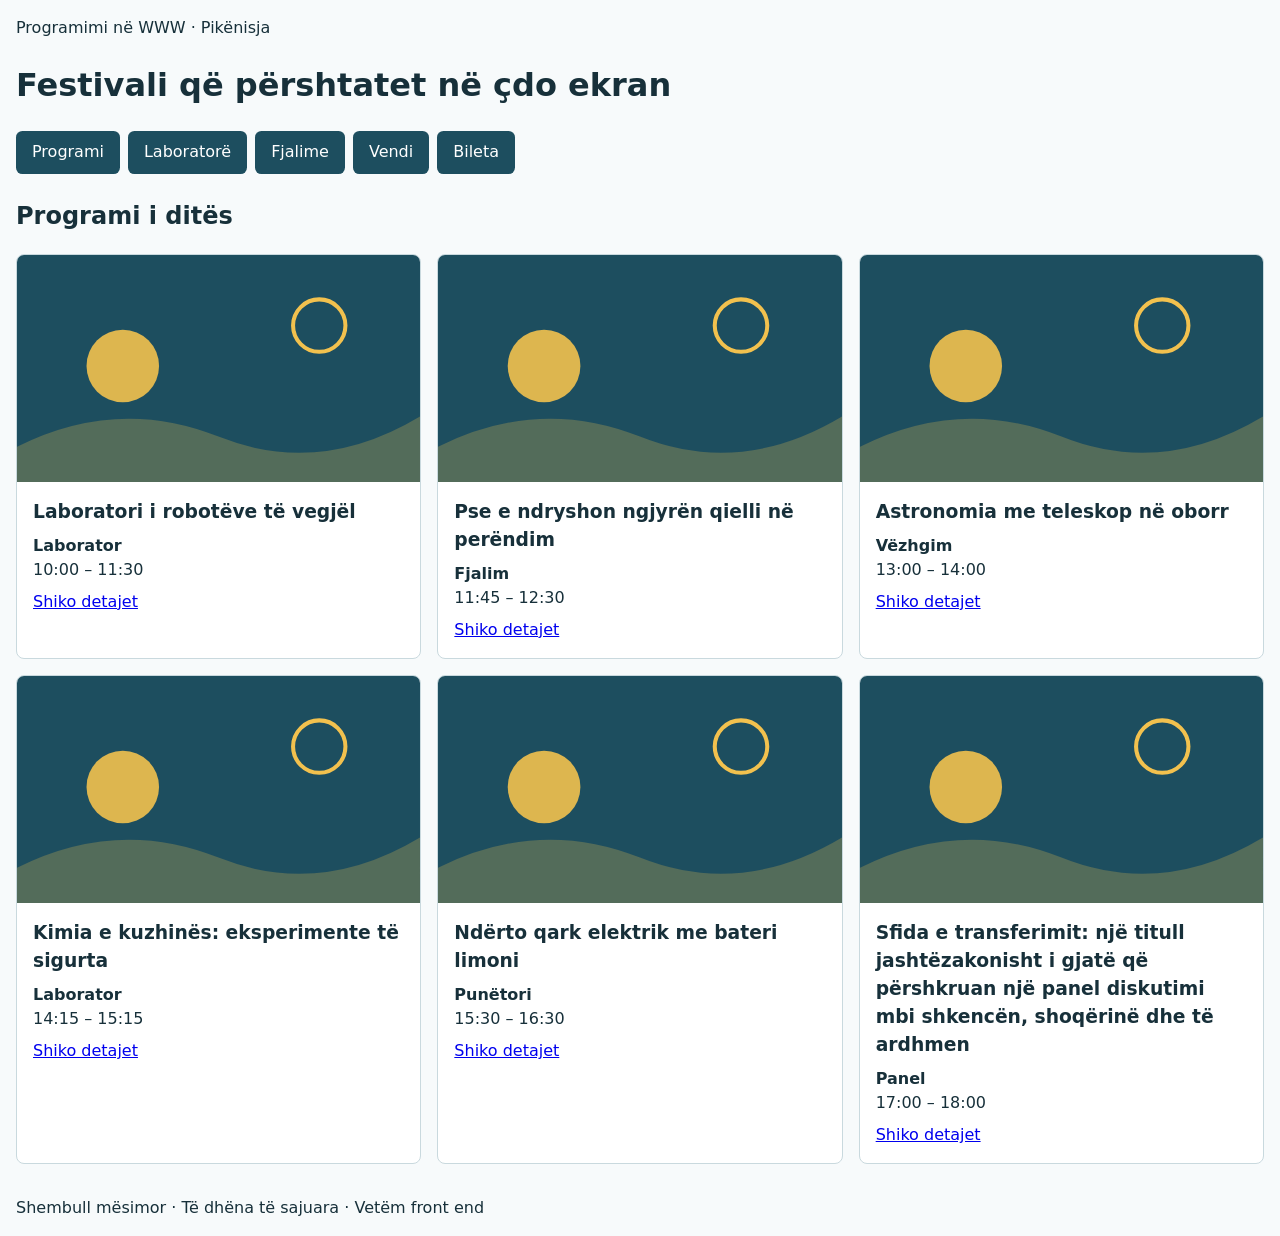
<file: Java IV/index.html>
<!doctype html>
<html lang="sq">
  <head>
    <meta charset="UTF-8" />
    <meta name="viewport" content="width=device-width, initial-scale=1" />
    <title>Festivali që përshtatet në çdo ekran</title>
    <link rel="stylesheet" href="style.css" />
  </head>
  <body>
    <a class="skip" href="#main">Kalo te përmbajtja</a>
    <header>
      <p>Programimi në WWW · Pikënisja</p>
      <h1>Festivali që përshtatet në çdo ekran</h1>
      <nav aria-label="Menuja kryesore">
        <ul class="menu">
          <li><a href="#programi">Programi</a></li>
          <li><a href="#laboratore">Laboratorë</a></li>
          <li><a href="#fjalime">Fjalime</a></li>
          <li><a href="#vendi">Vendi</a></li>
          <li><a href="#bileta">Bileta</a></li>
        </ul>
      </nav>
    </header>
    <main id="main">
      <h2 id="programi">Programi i ditës</h2>
      <section class="grid" aria-labelledby="programi">
        <article class="card" id="laboratore">
          <img src="aktiviteti-1.svg" alt="Ilustrim abstrakt me rrathë blu e të verdhë" />
          <div class="card-body">
            <h3>Laboratori i robotëve të vegjël</h3>
            <p class="kategori">Laborator</p>
            <p class="orar"><time datetime="10:00">10:00</time> – <time datetime="11:30">11:30</time></p>
            <a href="#detaje-1">Shiko detajet</a>
          </div>
        </article>
        <article class="card" id="fjalime">
          <img src="aktiviteti-1.svg" alt="Ilustrim abstrakt me rrathë vjollcë e jeshil" />
          <div class="card-body">
            <h3>Pse e ndryshon ngjyrën qielli në perëndim</h3>
            <p class="kategori">Fjalim</p>
            <p class="orar"><time datetime="11:45">11:45</time> – <time datetime="12:30">12:30</time></p>
            <a href="#detaje-2">Shiko detajet</a>
          </div>
        </article>
        <article class="card" id="vendi">
          <img src="aktiviteti-1.svg" alt="Ilustrim abstrakt me rrathë të kuq e krem" />
          <div class="card-body">
            <h3>Astronomia me teleskop në oborr</h3>
            <p class="kategori">Vëzhgim</p>
            <p class="orar"><time datetime="13:00">13:00</time> – <time datetime="14:00">14:00</time></p>
            <a href="#detaje-3">Shiko detajet</a>
          </div>
        </article>
        <article class="card" id="bileta">
          <img src="aktiviteti-1.svg" alt="Ilustrim abstrakt me rrathë të gjelbër" />
          <div class="card-body">
            <h3>Kimia e kuzhinës: eksperimente të sigurta</h3>
            <p class="kategori">Laborator</p>
            <p class="orar"><time datetime="14:15">14:15</time> – <time datetime="15:15">15:15</time></p>
            <a href="#detaje-4">Shiko detajet</a>
          </div>
        </article>
        <article class="card">
          <img src="aktiviteti-1.svg" alt="Ilustrim abstrakt me rrathë blu e portokalli" />
          <div class="card-body">
            <h3>Ndërto qark elektrik me bateri limoni</h3>
            <p class="kategori">Punëtori</p>
            <p class="orar"><time datetime="15:30">15:30</time> – <time datetime="16:30">16:30</time></p>
            <a href="#detaje-5">Shiko detajet</a>
          </div>
        </article>
        <article class="card">
          <img src="aktiviteti-1.svg" alt="Ilustrim abstrakt me rrathë kafe e blu të çelët" />
          <div class="card-body">
            <h3>Sfida e transferimit: një titull jashtëzakonisht i gjatë që përshkruan një panel diskutimi mbi shkencën, shoqërinë dhe të ardhmen</h3>
            <p class="kategori">Panel</p>
            <p class="orar"><time datetime="17:00">17:00</time> – <time datetime="18:00">18:00</time></p>
            <a href="#detaje-6">Shiko detajet</a>
          </div>
        </article>
      </section>
    </main>
    <footer>Shembull mësimor · Të dhëna të sajuara · Vetëm front end</footer>
  </body>
</html>
</file>
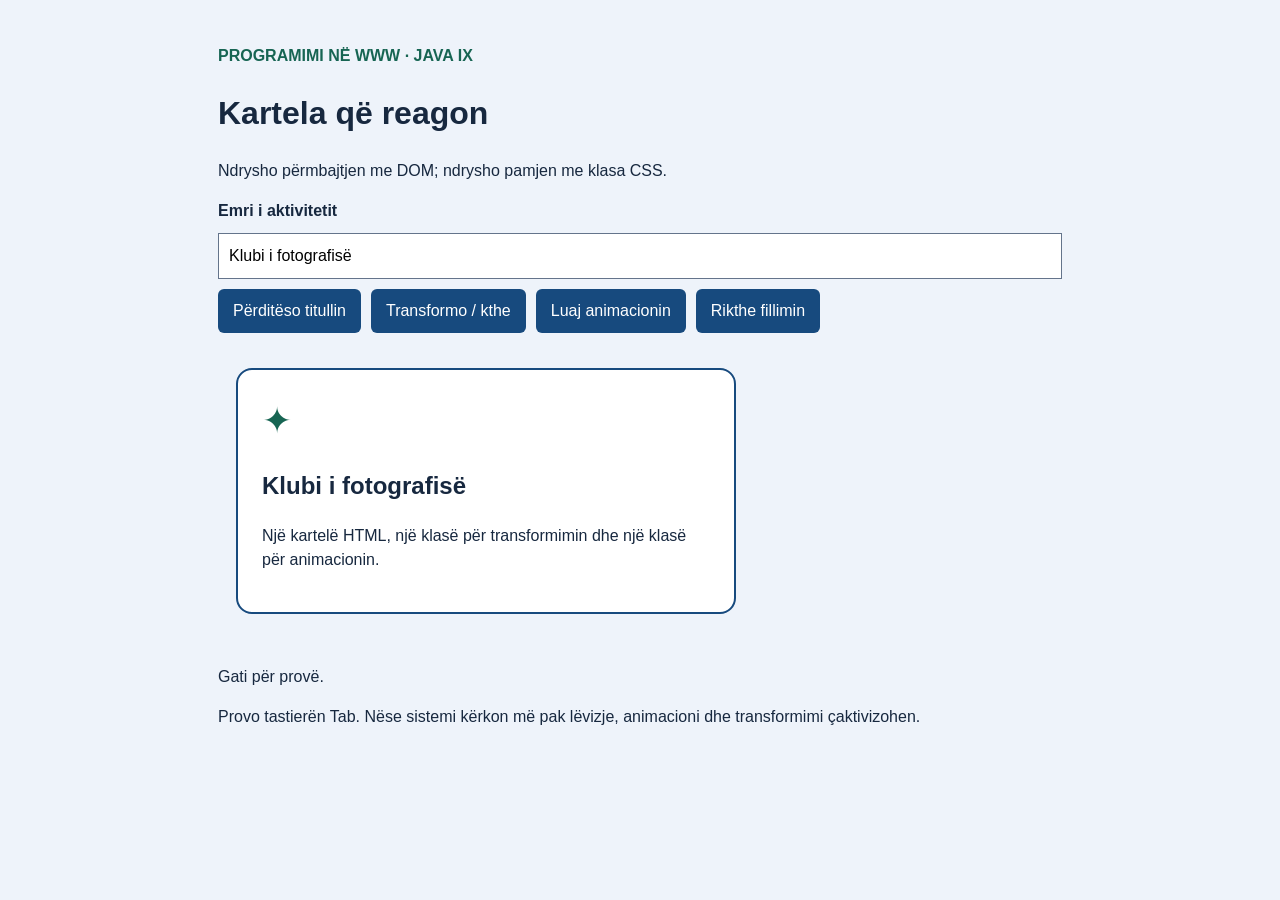
<file: Java IX/index.html>
<!doctype html>
<html lang="sq"><head><meta charset="utf-8"><meta name="viewport" content="width=device-width,initial-scale=1"><title>Kartela që reagon</title><link rel="stylesheet" href="style.css"><script src="app.js" defer></script></head>
<body><main><p class="eyebrow">PROGRAMIMI NË WWW · JAVA IX</p><h1>Kartela që reagon</h1><p>Ndrysho përmbajtjen me DOM; ndrysho pamjen me klasa CSS.</p>
<div class="kontrollet"><label for="emri">Emri i aktivitetit</label><input id="emri" value="Klubi i fotografisë" maxlength="50"><button id="perditeso" type="button">Përditëso titullin</button><button id="transformo" type="button" aria-pressed="false">Transformo / kthe</button><button id="animo" type="button">Luaj animacionin</button><button id="rikthe" type="button">Rikthe fillimin</button></div>
<div class="skena"><article id="kartela"><span class="simbol" aria-hidden="true">✦</span><h2 id="titulli">Klubi i fotografisë</h2><p>Një kartelë HTML, një klasë për transformimin dhe një klasë për animacionin.</p></article></div>
<p id="mesazhi" role="status">Gati për provë.</p><p class="shenim">Provo tastierën Tab. Nëse sistemi kërkon më pak lëvizje, animacioni dhe transformimi çaktivizohen.</p></main></body></html>
</file>
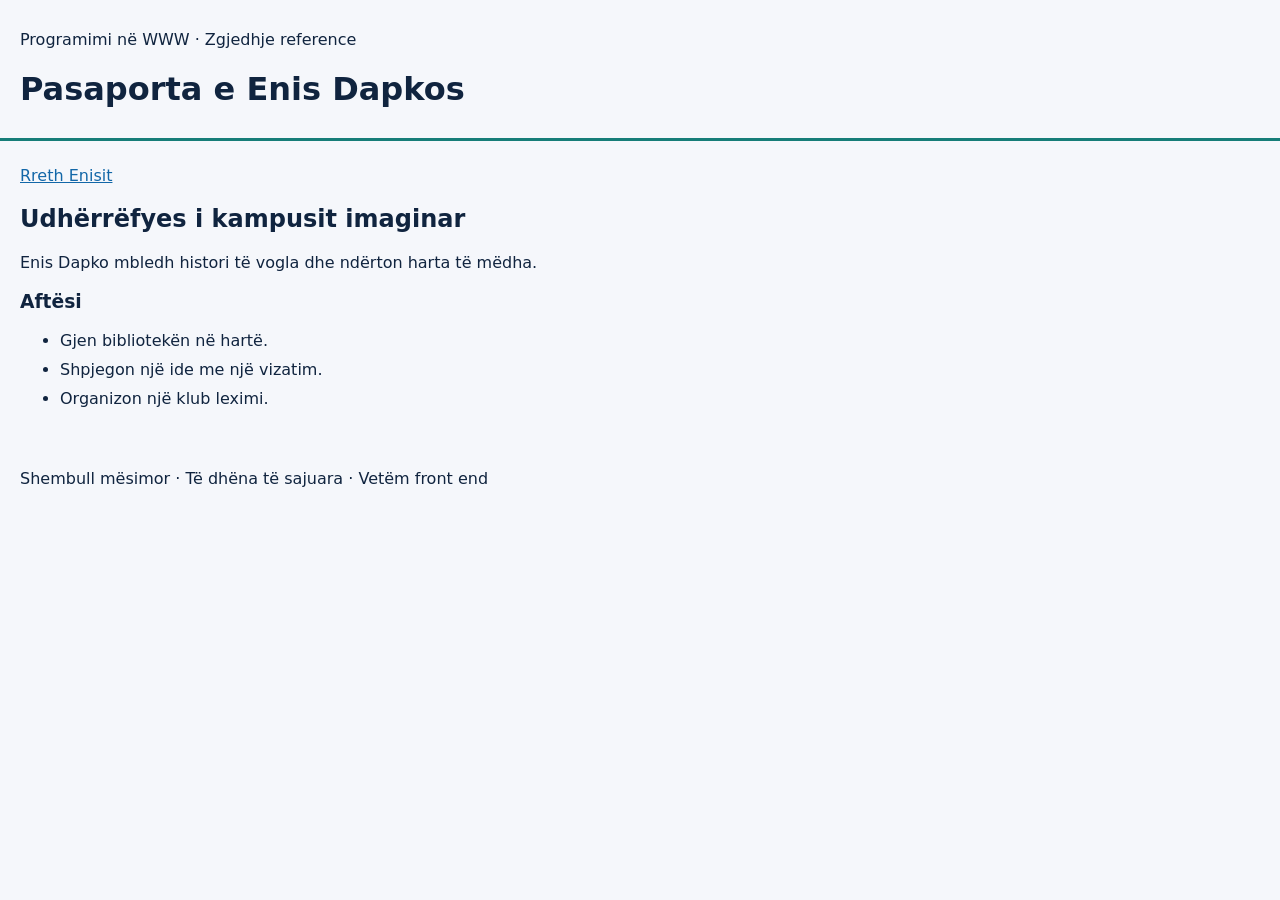
<file: JavaI/index.html>
<!doctype html>
<html lang="sq">
  <head>
    <meta charset="UTF-8" />
    <meta name="viewport" content="width=device-width, initial-scale=1" />
    <title>Pasaporta e Enis Dapkos</title>
    <link rel="stylesheet" href="style.css" />
  </head>

  <body>
    <header>
      <p>Programimi në WWW · Zgjedhje reference</p>
      <h1>Pasaporta e Enis Dapkos</h1>
    </header>

    <main>
      <a href="rreth.html">Rreth Enisit</a>

      <h2>Udhërrëfyes i kampusit imaginar</h2>

      <p>
        Enis Dapko mbledh histori të vogla dhe ndërton harta të mëdha.
      </p>

      <h3>Aftësi</h3>

      <ul>
        <li>Gjen bibliotekën në hartë.</li>
        <li>Shpjegon një ide me një vizatim.</li>
        <li>Organizon një klub leximi.</li>
      </ul>
    </main>

    <footer>
      Shembull mësimor · Të dhëna të sajuara · Vetëm front end
    </footer>
  </body>
</html>
</file>
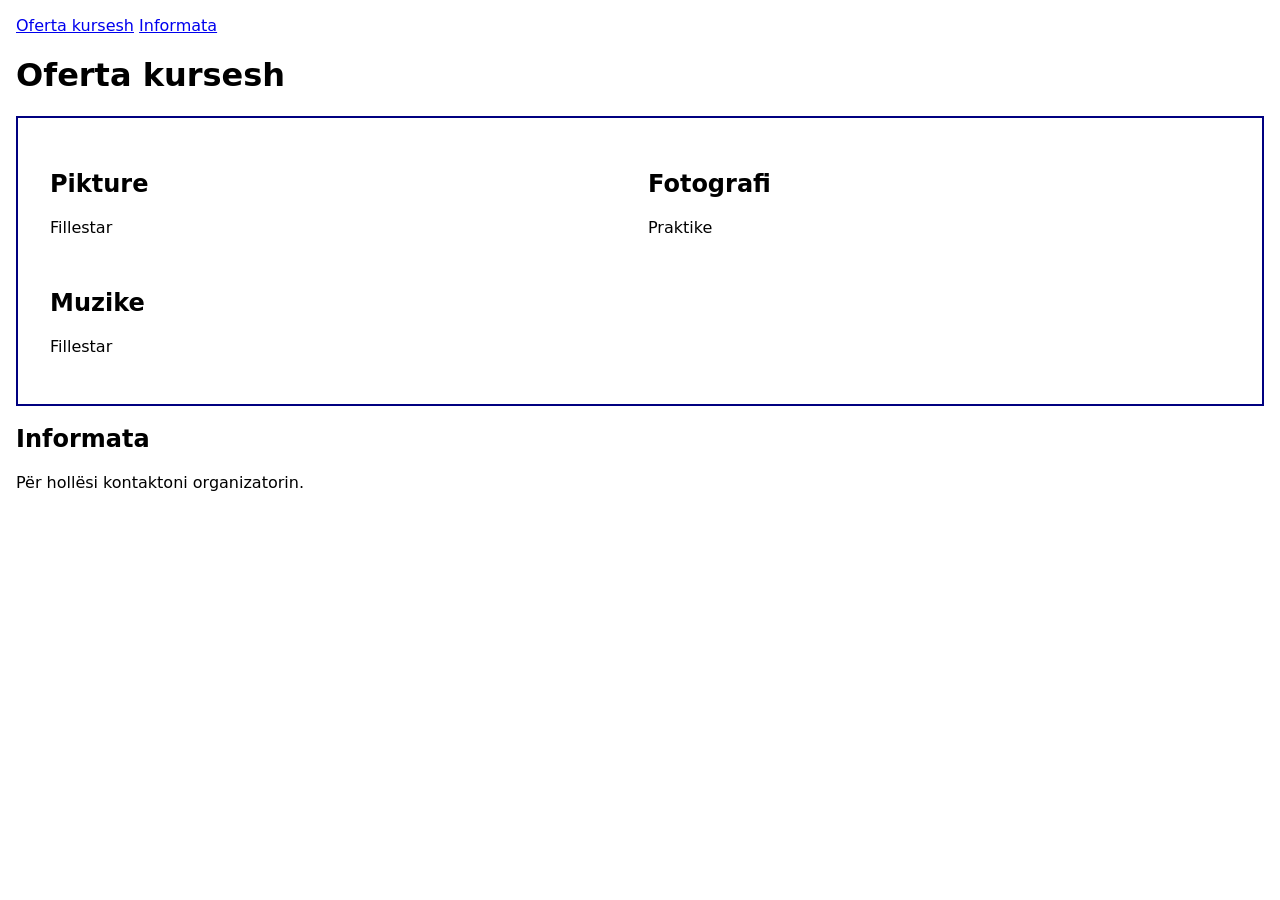
<file: Vleresime/Prova1/index.html>
<!doctype html>
<html lang="sq">
<head>
  <meta charset="UTF-8">
  <meta name="viewport" content="width=device-width,initial-scale=1">
  <title>Oferta kursesh</title>
  <link rel="stylesheet" href="style.css">
</head>
<body>
  <nav><a href="#kurset">Oferta kursesh</a> <a href="#regjistrimi">Informata</a></nav>
  <main>
    <h1>Oferta kursesh</h1>
    <section id="kurset" class="offers" aria-label="Oferta kursesh">
      <article>
        <h2>Pikture</h2>
        <p>Fillestar</p>
        <a href="#regjistrimi"></a>
      </article>
      <article>
        <h2>Fotografi</h2>
        <p>Praktike</p>
        <a href="#regjistrimi"></a>
      </article>
      <article>
        <h2>Muzike</h2>
        <p>Fillestar</p>
        <a href="#regjistrimi"></a>
      </article>
    </section>
    <section id="regjistrimi">
      <h2>Informata</h2>
      <p>Për hollësi kontaktoni organizatorin.</p>
    </section>
  </main>
</body>
</html>
</file>
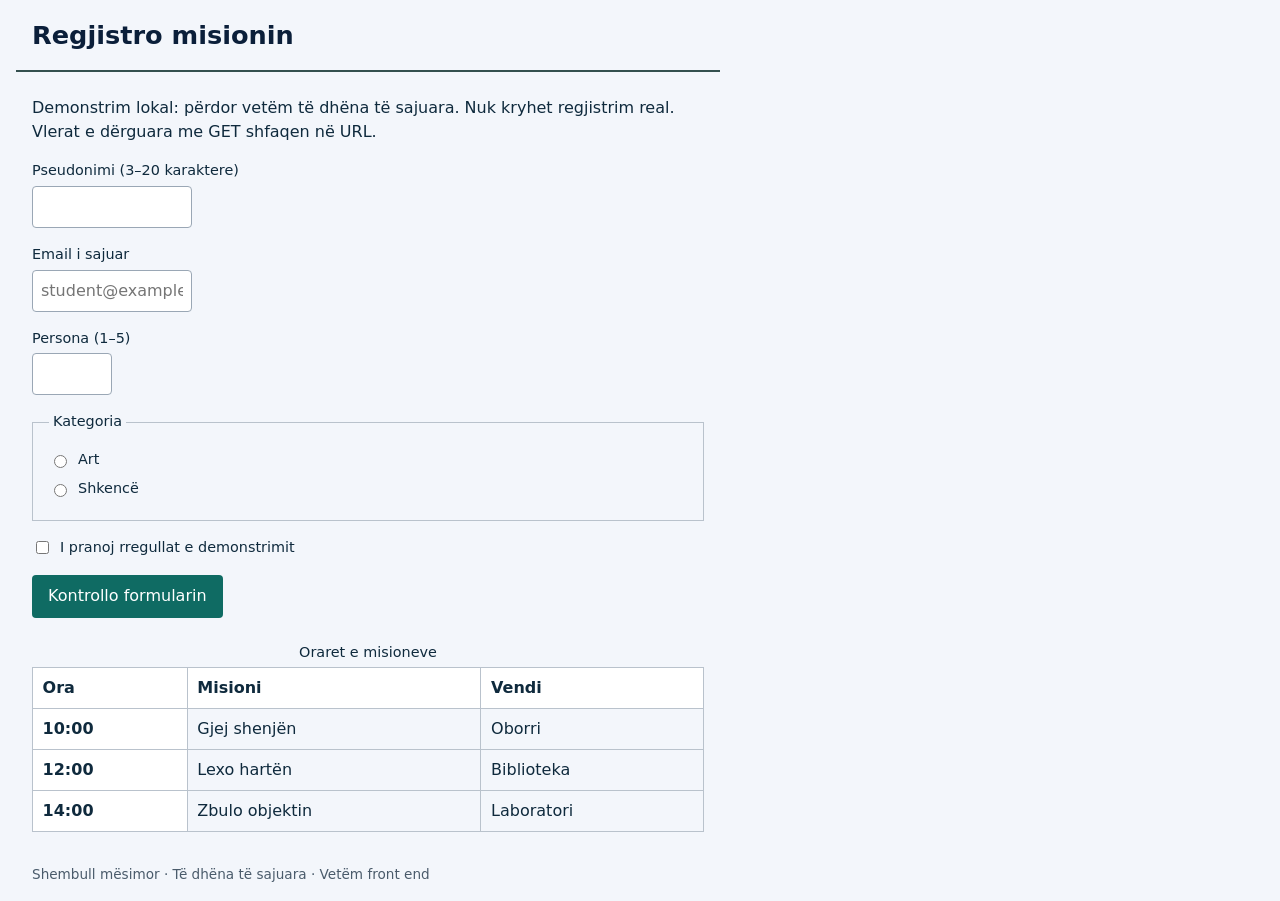
<file: Java V/index1.html>
<!doctype html>
<html lang="sq">
  <head>
    <meta charset="UTF-8" />
    <meta name="viewport" content="width=device-width, initial-scale=1" />
    <title>Formulari i misionit sekret</title>
    <link rel="stylesheet" href="style.css" />
  </head>
  <body>
    <a class="skip" href="#main">Kalo te përmbajtja</a>
    <header>
      <h1>Regjistro misionin</h1>
    </header>
    <main id="main">
      <p>
        Demonstrim lokal: përdor vetëm të dhëna të sajuara. Nuk kryhet
        regjistrim real. Vlerat e dërguara me GET shfaqen në URL.
      </p>

      <form action="pranuar.html" method="get">
        <div class="field">
          <label for="pseudonimi">Pseudonimi (3–20 karaktere)</label>
          <input
            type="text"
            id="pseudonimi"
            name="pseudonimi"
            required
            minlength="3"
            maxlength="20"
            autocomplete="off"
          />
        </div>

        <div class="field">
          <label for="email">Email i sajuar</label>
          <input
            type="email"
            id="email"
            name="email"
            placeholder="student@example.org"
            required
          />
        </div>

        <div class="field">
          <label for="persona">Persona (1–5)</label>
          <input
            type="number"
            id="persona"
            name="persona"
            min="1"
            max="5"
            required
          />
        </div>

        <fieldset>
          <legend>Kategoria</legend>
          <div class="radio">
            <input type="radio" id="art" name="kategoria" value="art" required />
            <label for="art">Art</label>
          </div>
          <div class="radio">
            <input type="radio" id="shkence" name="kategoria" value="shkence" />
            <label for="shkence">Shkencë</label>
          </div>
        </fieldset>

        <div class="radio rregullat">
          <input type="checkbox" id="rregullat" name="rregullat" value="po" required />
          <label for="rregullat">I pranoj rregullat e demonstrimit</label>
        </div>

        <button type="submit">Kontrollo formularin</button>
      </form>

      <table>
        <caption>Oraret e misioneve</caption>
        <thead>
          <tr>
            <th scope="col">Ora</th>
            <th scope="col">Misioni</th>
            <th scope="col">Vendi</th>
          </tr>
        </thead>
        <tbody>
          <tr>
            <th scope="row">10:00</th>
            <td>Gjej shenjën</td>
            <td>Oborri</td>
          </tr>
          <tr>
            <th scope="row">12:00</th>
            <td>Lexo hartën</td>
            <td>Biblioteka</td>
          </tr>
          <tr>
            <th scope="row">14:00</th>
            <td>Zbulo objektin</td>
            <td>Laboratori</td>
          </tr>
        </tbody>
      </table>
    </main>
    <footer>Shembull mësimor · Të dhëna të sajuara · Vetëm front end</footer>
  </body>
</html>
</file>
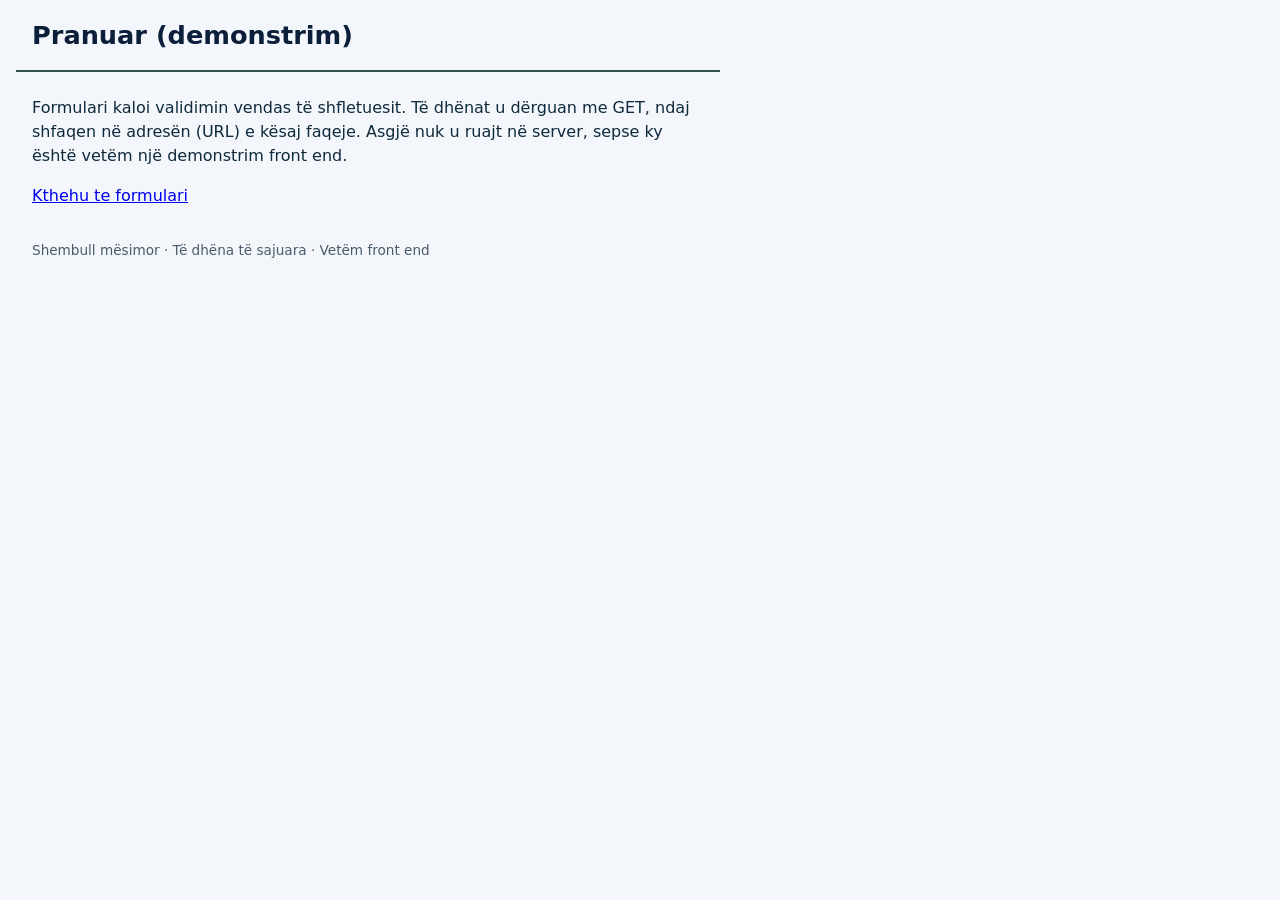
<file: Java V/pranuar.html>
<!doctype html>
<html lang="sq">
  <head>
    <meta charset="UTF-8" />
    <meta name="viewport" content="width=device-width, initial-scale=1" />
    <title>Pranuar · Demonstrim</title>
    <link rel="stylesheet" href="style.css" />
  </head>
  <body>
    <header>
      <h1>Pranuar (demonstrim)</h1>
    </header>
    <main id="main">
      <p>
        Formulari kaloi validimin vendas të shfletuesit. Të dhënat u dërguan me
        GET, ndaj shfaqen në adresën (URL) e kësaj faqeje. Asgjë nuk u ruajt në
        server, sepse ky është vetëm një demonstrim front end.
      </p>
      <p><a href="index.html">Kthehu te formulari</a></p>
    </main>
    <footer>Shembull mësimor · Të dhëna të sajuara · Vetëm front end</footer>
  </body>
</html>
</file>
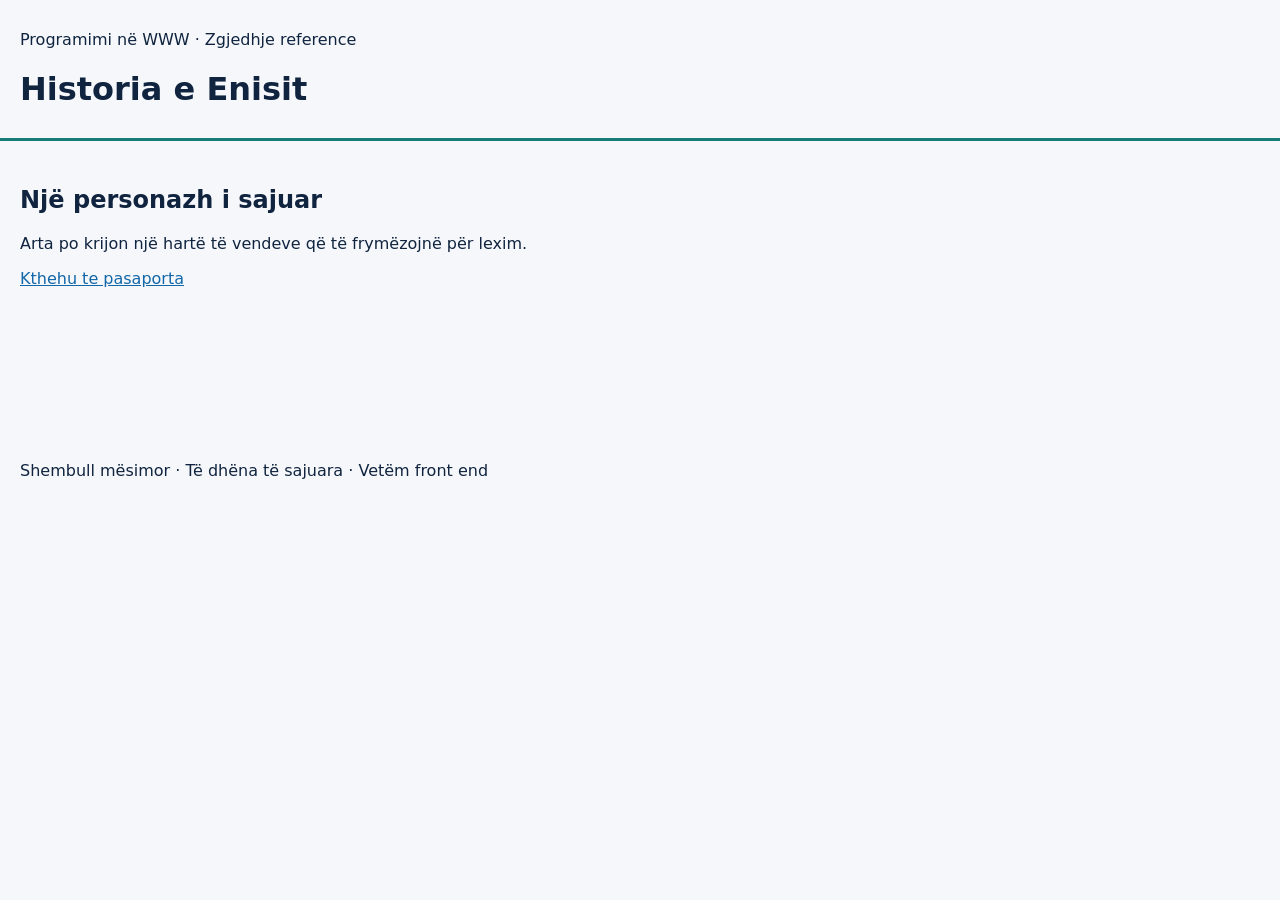
<file: JavaI/rreth.html>
<!doctype html>
<html lang="sq">
  <head>
    <meta charset="UTF-8" />
    <meta name="viewport" content="width=device-width, initial-scale=1" />
    <title>Historia e Enisit</title>
    <link rel="stylesheet" href="style.css" />
  </head>

  <body>
    <header>
      <p>Programimi në WWW · Zgjedhje reference</p>
      <h1>Historia e Enisit</h1>
    </header>

    <main>
      <h2>Një personazh i sajuar</h2>

      <p>
        Arta po krijon një hartë të vendeve që të frymëzojnë për lexim.
      </p>

      <p>
        <a href="index.html">Kthehu te pasaporta</a>
      </p>
    </main>

    <footer>
      Shembull mësimor · Të dhëna të sajuara · Vetëm front end
    </footer>
  </body>
</html>
</file>
<file: Java IV/style.css>
* {
  box-sizing: border-box;
}

body {
  font-family: system-ui, sans-serif;
  line-height: 1.5;
  margin: 1rem;
  color: #17303a;
  background: #f7fafb;
}

img {
  max-width: 100%;
  height: auto;
  display: block;
}

a:focus {
  outline: 3px solid #d9480f;
  outline-offset: 2px;
}

.skip {
  position: absolute;
  left: 0.5rem;
  top: -4rem;
  background: #1d4e5f;
  color: white;
  padding: 0.5rem 1rem;
}

.skip:focus {
  top: 0.5rem;
}

/* Menuja fleksibile */
.menu {
  display: flex;
  flex-wrap: wrap;
  gap: 0.5rem;
  list-style: none;
  margin: 0 0 1.5rem;
  padding: 0;
}

.menu a {
  display: block;
  padding: 0.6rem 1rem;
  background: #1d4e5f;
  color: white;
  text-decoration: none;
  border-radius: 0.4rem;
}

/* Grid: 1 kolone ne telefon */
.grid {
  display: grid;
  gap: 1rem;
  grid-template-columns: 1fr;
}

/* 2 kolona nga 600px */
@media (min-width: 600px) {
  .grid {
    grid-template-columns: 1fr 1fr;
  }
}

/* 3 kolona nga 900px */
@media (min-width: 900px) {
  .grid {
    grid-template-columns: 1fr 1fr 1fr;
  }
}

.card {
  min-width: 0;
  background: white;
  border: 1px solid #c9d9de;
  border-radius: 0.5rem;
  overflow: hidden;
}

.card-body {
  padding: 1rem;
}

.card h3 {
  margin: 0 0 0.5rem;
  overflow-wrap: anywhere;
}

.kategori {
  margin: 0;
  font-weight: bold;
}

.orar {
  margin: 0 0 0.5rem;
}

footer {
  margin-top: 2rem;
}
</file>
<file: Java IX/style.css>
* { box-sizing: border-box; }
body { margin: 0; font-family: Arial, sans-serif; line-height: 1.5; background: #eef3fa; color: #17283f; }
main { max-width: 900px; margin: auto; padding: 28px; }
.eyebrow { color: #176553; font-weight: bold; }
.kontrollet { display: flex; flex-wrap: wrap; gap: 10px; align-items: center; }
label { width: 100%; font-weight: bold; }
input { width: 100%; padding: 10px; border: 1px solid #64748b; font: inherit; }
button { padding: 10px 15px; font: inherit; background: #174a7e; color: white; border: 0; border-radius: 6px; cursor: pointer; }
button:disabled { opacity: .55; cursor: default; }
button:focus-visible, input:focus-visible { outline: 3px solid #a34b00; outline-offset: 3px; }
.skena { padding: 35px 18px; }
#kartela { max-width: 500px; padding: 24px; background: white; border: 2px solid #174a7e; border-radius: 16px; overflow-wrap: anywhere; transition: transform 400ms ease, background-color 400ms ease; }
.simbol { font-size: 36px; color: #176553; }

/* Gjendja e transformuar: një deklarim transform, në renditjen e kërkuar */
#kartela.aktive {
  transform: translateY(-12px) rotate(3deg) scale(1.03);
  background-color: #dbf6ec;
}

/* Animacioni: vetëm opacity, 900ms, ease, një herë */
#kartela.animuar {
  animation: shfaqje 900ms ease 1;
}

@keyframes shfaqje {
  0%   { opacity: 0.25; }
  60%  { opacity: 0.65; }
  100% { opacity: 1; }
}

/* Më pak lëvizje: pa animacion dhe pa transformim, por ngjyra ndryshon prapë */
@media (prefers-reduced-motion: reduce) {
  #kartela { transition: none; }
  #kartela.aktive { transform: none; }
  #kartela.animuar { animation: none; }
}
</file>
<file: JavaI/style.css>
* {
  box-sizing: border-box;
}

body {
  font-family: system-ui, sans-serif;
  margin: 0;
  color: #10243f;
  background: #f5f7fb;
}

header {
  padding: 30px 20px;
  border-bottom: 3px solid #167d78;
}

header p {
  margin-top: 0;
}

h1 {
  margin-bottom: 0;
}

main {
  padding: 25px 20px;
  min-height: 300px;
}

a {
  color: #1267a8;
}

li {
  margin: 10px 0;
}

footer {
  padding: 20px;
}
</file>
<file: Vleresime/Prova1/style.css>
* {
  box-sizing: border-box;
}

body {
  font-family: system-ui, sans-serif;
  margin: 1rem;
}

.offers {
  width: 100%;
  padding: 2rem;
  border: 2px solid navy;

  display: grid;
  grid-template-columns: 1fr;
  gap: 1rem;
}

.offer {
  display: flex;
  flex-direction: column;
  gap: 0.25rem;
}

:focus-visible {
  outline: 3px solid navy;
  outline-offset: 3px;
}

@media (min-width: 800px) {
  .offers {
    grid-template-columns: repeat(2, 1fr);
  }

  .offer:nth-child(3) {
    grid-column: 1 / -1;
  }
}
</file>
<file: Java V/style.css>
* {
  box-sizing: border-box;
}
body {
  font-family: system-ui, sans-serif;
  margin: 1rem;
  background: #f3f6fb;
  color: #0f2a3d;
  line-height: 1.5;
}
.skip {
  position: absolute;
  left: -999px;
}
.skip:focus {
  left: 1rem;
  top: 1rem;
  background: #fff;
  padding: 0.5rem;
  z-index: 10;
}
header {
  max-width: 44rem;
  border-bottom: 2px solid #34504f;
  padding: 0 1rem 1rem;
  margin-bottom: 1.5rem;
}
h1 {
  margin: 0;
  color: #0b1f3a;
  font-size: 1.6rem;
}
main,
footer {
  max-width: 44rem;
  padding: 0 1rem;
}
.field {
  margin-bottom: 1rem;
}
label {
  display: block;
  font-size: 0.9rem;
  margin-bottom: 0.25rem;
}
input[type="text"],
input[type="email"],
input[type="number"] {
  width: 10rem;
  padding: 0.5rem;
  border: 1px solid #9aa7b5;
  border-radius: 4px;
  font: inherit;
  background: #fff;
}
input[type="number"] {
  width: 5rem;
}
fieldset {
  border: 1px solid #b9c2cc;
  margin: 0 0 1rem;
  padding: 0.5rem 1rem 0.75rem;
}
legend {
  font-size: 0.9rem;
  padding: 0 0.25rem;
}
.radio {
  display: flex;
  align-items: center;
  gap: 0.5rem;
  margin: 0.5rem 0;
}
.radio label {
  display: inline;
  margin: 0;
}
.rregullat {
  margin-bottom: 1rem;
}
button {
  background: #0f6b63;
  color: #fff;
  border: 0;
  border-radius: 4px;
  padding: 0.6rem 1rem;
  font: inherit;
  cursor: pointer;
}
button:hover {
  background: #0c564f;
}
:focus-visible {
  outline: 3px solid #e0a100;
  outline-offset: 2px;
}
table {
  width: 100%;
  border-collapse: collapse;
  margin-top: 1.5rem;
  background: #fff;
}
caption {
  font-size: 0.9rem;
  padding-bottom: 0.25rem;
}
th,
td {
  border: 1px solid #b9c2cc;
  padding: 0.5rem 0.6rem;
  text-align: left;
}
thead th {
  background: #fff;
}
tbody tr:nth-child(even) td,
tbody tr:nth-child(odd) td {
  background: #f3f6fb;
}
footer {
  margin-top: 2rem;
  font-size: 0.85rem;
  color: #4a5b6b;
}
@media (max-width: 480px) {
  table {
    font-size: 0.85rem;
  }
}
</file>
